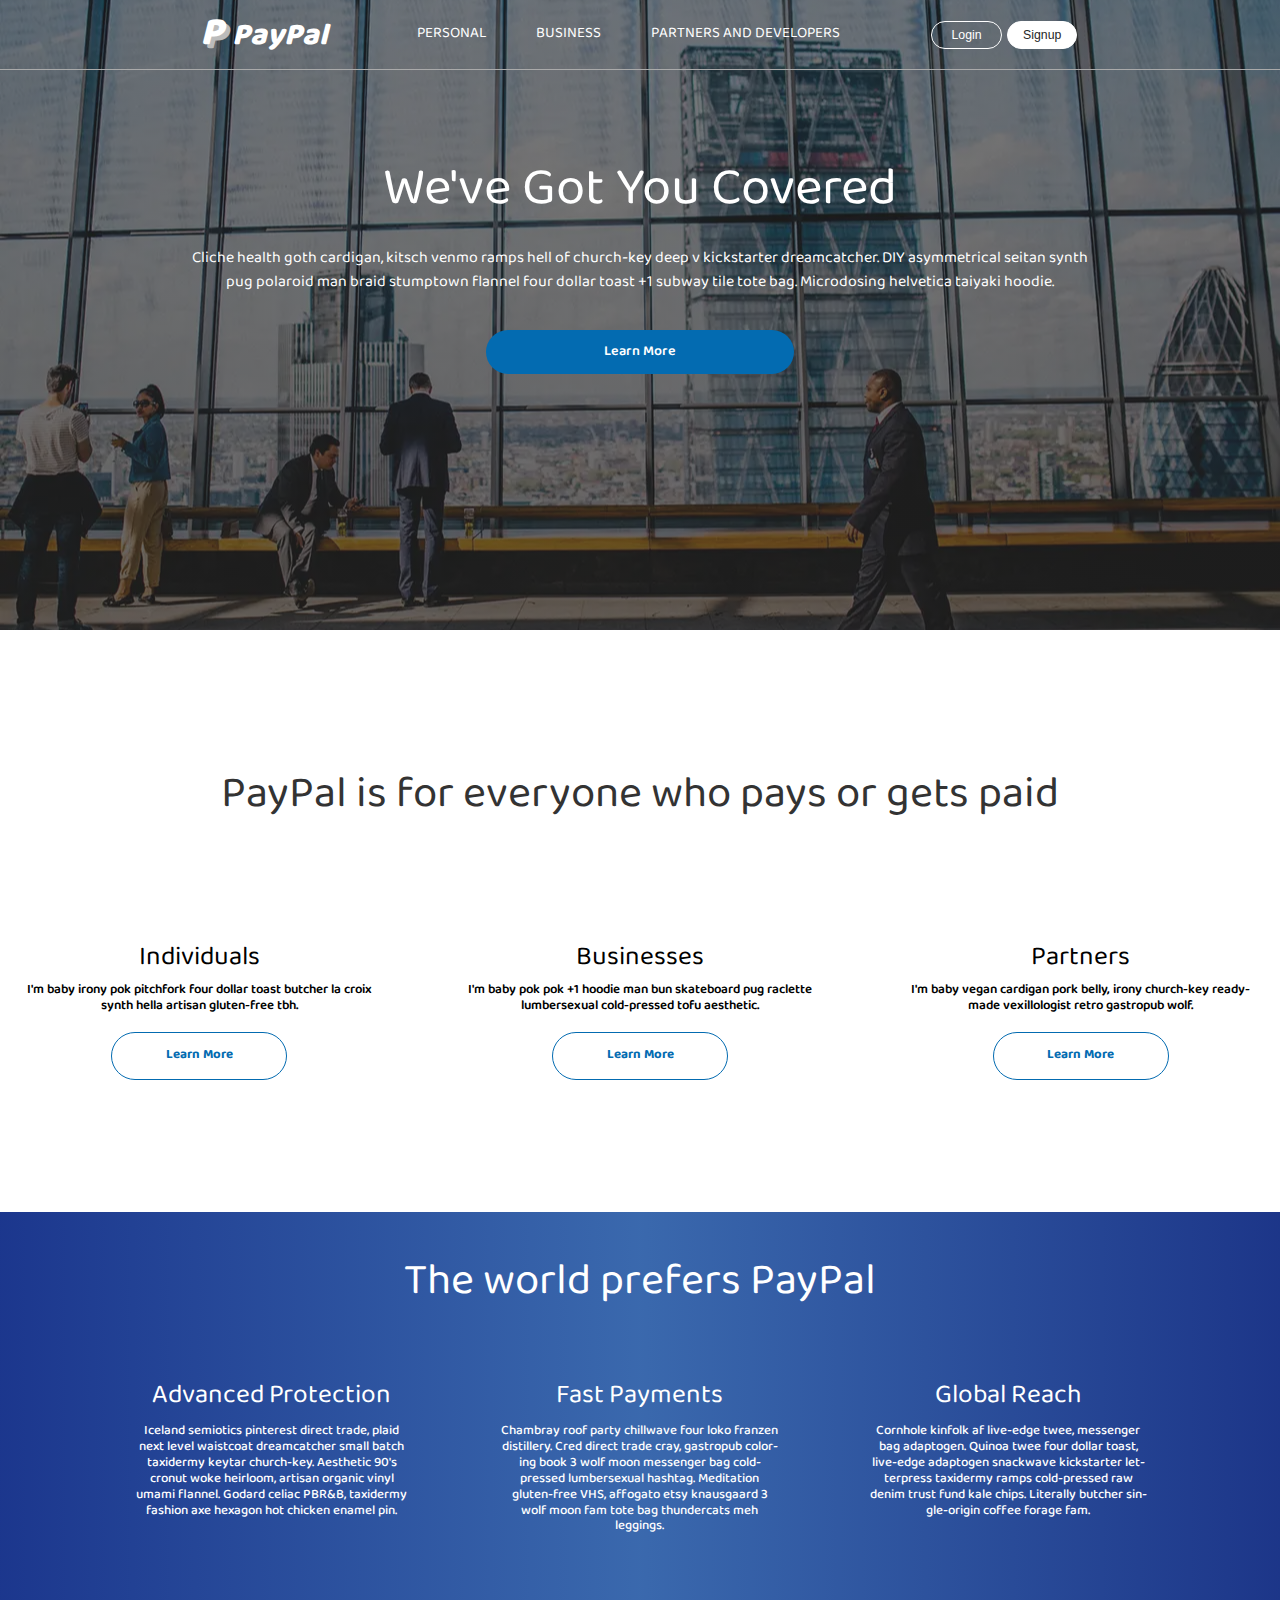
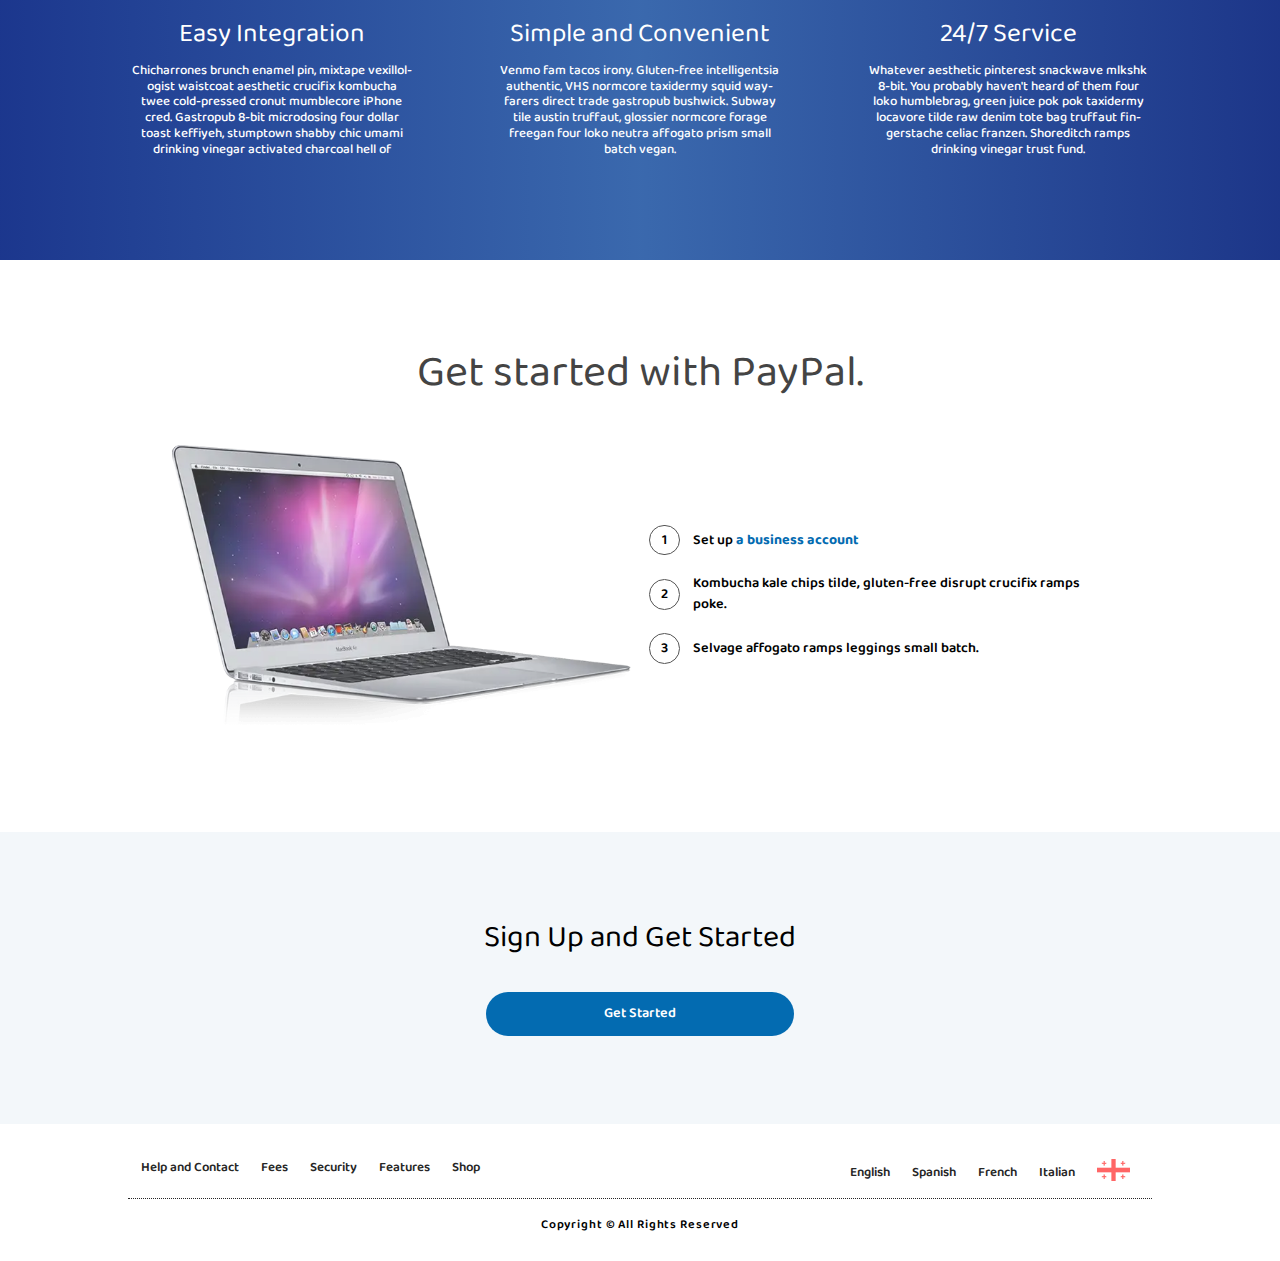
<file: index.html>
<!DOCTYPE html>
<html class="page no-js" lang="en">

<head>
  <meta charset="utf-8">
  <meta name="viewport" content="width=device-width, initial-scale=1">
  <meta name="format-detection" content="telephone=no">
  <meta name="format-detection" content="date=no">
  <meta name="format-detection" content="address=no">
  <meta name="format-detection" content="email=no">
  <meta content="notranslate" name="google">
  <link rel="apple-touch-icon" sizes="180x180" href="img/favicon/apple-touch-icon.png">
  <link rel="icon" type="image/png" sizes="32x32" href="img/favicon/favicon-32x32.png">
  <link rel="icon" type="image/png" sizes="16x16" href="img/favicon/favicon-16x16.png">
  <link rel="manifest" href="img/favicon/site.webmanifest">
  <link rel="mask-icon" href="img/favicon/safari-pinned-tab.svg" color="#5bbad5">
  <meta name="msapplication-TileColor" content="#5bbad5">
  <meta name="theme-color" content="#000">
  <meta name="msapplication-navbutton-color" content="#000">
  <meta name="apple-mobile-web-app-status-bar-style" content="#000">
  <title>Send Money, Pay Online, or Set Up a Merchant Account.</title>
  <meta name="description" content="New website">
  <link rel="preconnect" href="https://fonts.googleapis.com">
  <link rel="preconnect" href="https://fonts.gstatic.com" crossorigin>
  <link href="https://fonts.googleapis.com/css2?family=Baloo+Da+2:wght@400;500;600;700;800&amp;display=swap" rel="stylesheet">
  <link rel="stylesheet" href="https://cdnjs.cloudflare.com/ajax/libs/font-awesome/6.0.0-beta3/css/all.min.css">
  <link rel="stylesheet" href="css/style.css">
  <script>
// Браузер и ОС
document.documentElement.className = document.documentElement.className.replace('no-js', 'js');
function cth(c){document.documentElement.classList.add(c)}
'ontouchstart' in window?cth('touch'):cth('no-touch');
if(typeof InstallTrigger!=='undefined')cth('firefox');
if(/constructor/i.test(window.HTMLElement)||(function(p){return p.toString()==="[object SafariRemoteNotification]"})(!window['safari']||(typeof safari!=='undefined'&&safari.pushNotification)))cth('safari');
if(/*@cc_on!@*/false||!!document.documentMode)cth('ie');
if(!(/*@cc_on!@*/false||!!document.documentMode)&&!!window.StyleMedia)cth('edge');
if(!!window.chrome&&(!!window.chrome.webstore||!!window.chrome.runtime))cth('chrome');
if(~navigator.appVersion.indexOf("Win"))cth('windows');
if(~navigator.appVersion.indexOf("Mac"))cth('osx');
if(~['iPad','iPhone','iPod'].indexOf(navigator.platform))cth('ios');
if(~navigator.appVersion.indexOf("Linux"))cth('linux');

// Добавление 1vh (использование: height: 100vh; height: calc(var(--vh, 1vh) * 100);) для фикса 100vh на мобилках
let vh = window.innerHeight * 0.01;
document.documentElement.style.setProperty('--vh', `${vh}px`);
window.addEventListener('resize', () => {
  let vh = window.innerHeight * 0.01;
  document.documentElement.style.setProperty('--vh', `${vh}px`);
});

// Добавление css-scroll-size для борьбы с проблемами скроллируемых блоков
document.addEventListener("DOMContentLoaded", () => {
  const outer = document.createElement('div');
  const inner = document.createElement('div');
  outer.style.overflow = 'scroll';
  outer.classList.add('scrollbar');
  document.body.appendChild(outer);
  outer.appendChild(inner);
  const scrollbarSize = outer.offsetWidth - inner.offsetWidth;
  document.body.removeChild(outer);
  document.documentElement.style.setProperty('--css-scroll-size', `${scrollbarSize}px`);
});
</script>
</head>

<body><noscript>Enable JavaScript please.</noscript>
  <div class="page__inner">
    <div class="page__content">
      <div class="page__front-page">
        <section class="top-content" id="top-content">
          <div class="navbar__wrapper">
            <nav class="navbar">
              <div class="menu">
                <div class="menu__icon">
                  <div class="menu__line menu__line--1"></div>
                  <div class="menu__line menu__line--2"></div>
                  <div class="menu__line menu__line--3"></div>
                </div><span>Menu</span>
              </div>
              <div class="logo"><span class="navbar__logo-p1">P</span><span class="navbar__logo-p2">P</span>PayPal</div>
              <ul class="navbar__list">
                <li class="navbar__list-item navbar__list-item--hover"><a class="navbar__list-link" href="#personal">Personal<i class="fas fa-chevron-down"></i></a>
                  <ul class="navbar__dropdown navbar__dropdown--personal">
                    <li class="navbar__dropdown-item navbar__dropdown-item--heading"><a href="#"><i class="fas fa-chevron-down"></i>Personal</a></li>
                    <li class="navbar__dropdown-item"><a class="navbar__dropdown-link navbar__dropdown-link--1" href="#">How PayPal works</a><a class="navbar__dropdown-link navbar__dropdown-link--2" href="#">What can you do with a personal account</a></li>
                    <li class="navbar__dropdown-item"><a class="navbar__dropdown-link navbar__dropdown-link--1" href="#">Pay online</a><a class="navbar__dropdown-link navbar__dropdown-link--2" href="#">Online payment without borders</a></li>
                    <li class="navbar__dropdown-item"><a class="navbar__dropdown-link navbar__dropdown-link--1" href="#">Send payments</a><a class="navbar__dropdown-link navbar__dropdown-link--2" href="#">Send payments abroad</a></li>
                    <li class="navbar__dropdown-item"><a class="navbar__dropdown-link navbar__dropdown-link--1" href="#">Search for deals</a><a class="navbar__dropdown-link navbar__dropdown-link--2" href="#">Pay with PayPal and send money</a></li>
                  </ul>
                </li>
                <li class="navbar__list-item navbar__list-item--hover"><a class="navbar__list-link" href="#business">Business<i class="fas fa-chevron-down"></i></a>
                  <ul class="navbar__dropdown navbar__dropdown--business">
                    <li class="navbar__dropdown-item navbar__dropdown-item--heading"><a href="#"><i class="fas fa-chevron-down"></i>Business</a></li>
                    <li class="navbar__dropdown-item"><a class="navbar__dropdown-link navbar__dropdown-link--1" href="#">All business solutions</a><a class="navbar__dropdown-link navbar__dropdown-link--2" href="#">See our range of products</a></li>
                    <li class="navbar__dropdown-item"><a class="navbar__dropdown-link navbar__dropdown-link--1" href="#">Accept online payments</a><a class="navbar__dropdown-link navbar__dropdown-link--2" href="#">Get paid on your website</a></li>
                    <li class="navbar__dropdown-item"><a class="navbar__dropdown-link navbar__dropdown-link--1" href="#">Send invoices</a><a class="navbar__dropdown-link navbar__dropdown-link--2" href="#">Create and email online invoices</a></li>
                    <li class="navbar__dropdown-item"><a class="navbar__dropdown-link navbar__dropdown-link--1" href="#">Sell internationally</a><a class="navbar__dropdown-link navbar__dropdown-link--2" href="#">PayPal supports your global growth</a></li>
                  </ul>
                </li>
                <li class="navbar__list-item"><a class="navbar__list-link" href="#personal">Partners and Developers</a></li>
              </ul>
              <!--/.navbar__list-->
              <div class="navbar__buttons"><button class="navbar__btn navbar__btn--login btn--login">Login</button><button class="navbar__btn navbar__btn--signup btn--signup">Signup</button></div>
            </nav>
            <!--/.navbar-->
          </div>
          <div class="top-content__banner">
            <h1 class="top-content__heading">We've Got You Covered</h1>
            <p class="top-content__paragraph">Cliche health goth cardigan, kitsch venmo ramps hell of church-key deep v kickstarter dreamcatcher. DIY asymmetrical seitan synth pug polaroid man braid stumptown flannel four dollar toast +1 subway tile tote bag. Microdosing helvetica taiyaki hoodie.</p><a class="top-content__banner-btn btn--blue btn--login" href="#">Learn More</a>
          </div>
          <!--/.top-content__banner-->
        </section>
        <!--/.top-content-->
        <section class="services" id="services">
          <h2 class="services__heading">PayPal is for everyone who pays or gets paid</h2>
          <div class="services__grid">
            <div class="services__col"><i class="fas fa-user-tie"></i>
              <h3 class="services__name">Individuals</h3>
              <p class="services__paragraph">I'm baby irony pok pitchfork four dollar toast butcher la croix synth hella artisan gluten-free tbh.</p><a class="services__btn" href="#">Learn More</a>
            </div>
            <div class="services__col"><i class="fas fa-briefcase"></i>
              <h3 class="services__name">Businesses</h3>
              <p class="services__paragraph">I'm baby pok pok +1 hoodie man bun skateboard pug raclette lumbersexual cold-pressed tofu aesthetic.</p><a class="services__btn" href="#">Learn More</a>
            </div>
            <div class="services__col"><i class="fas fa-handshake"></i>
              <h3 class="services__name">Partners</h3>
              <p class="services__paragraph">I'm baby vegan cardigan pork belly, irony church-key readymade vexillologist retro gastropub wolf.</p><a class="services__btn" href="#">Learn More</a>
            </div>
          </div>
        </section>
        <!--/.services-->
        <section class="features" id="features">
          <h2 class="features__title">The world prefers PayPal</h2>
          <div class="features__grid">
            <div class="features__col">
              <h3 class="features__heading">Advanced Protection</h3>
              <p class="features__paragraph">Iceland semiotics pinterest direct trade, plaid next level waistcoat dreamcatcher small batch taxidermy keytar church-key. Aesthetic 90's cronut woke heirloom, artisan organic vinyl umami flannel. Godard celiac PBR&B, taxidermy fashion axe hexagon hot chicken enamel pin.</p>
            </div>
            <div class="features__col">
              <h3 class="features__heading">Fast Payments</h3>
              <p class="features__paragraph">Chambray roof party chillwave four loko franzen distillery. Cred direct trade cray, gastropub coloring book 3 wolf moon messenger bag cold-pressed lumbersexual hashtag. Meditation gluten-free VHS, affogato etsy knausgaard 3 wolf moon fam tote bag thundercats meh leggings.</p>
            </div>
            <div class="features__col">
              <h3 class="features__heading">Global Reach</h3>
              <p class="features__paragraph">Cornhole kinfolk af live-edge twee, messenger bag adaptogen. Quinoa twee four dollar toast, live-edge adaptogen snackwave kickstarter letterpress taxidermy ramps cold-pressed raw denim trust fund kale chips. Literally butcher single-origin coffee forage fam.</p>
            </div>
            <div class="features__col">
              <h3 class="features__heading">Easy Integration</h3>
              <p class="features__paragraph">Chicharrones brunch enamel pin, mixtape vexillologist waistcoat aesthetic crucifix kombucha twee cold-pressed cronut mumblecore iPhone cred. Gastropub 8-bit microdosing four dollar toast keffiyeh, stumptown shabby chic umami drinking vinegar activated charcoal hell of</p>
            </div>
            <div class="features__col">
              <h3 class="features__heading">Simple and Convenient</h3>
              <p class="features__paragraph">Venmo fam tacos irony. Gluten-free intelligentsia authentic, VHS normcore taxidermy squid wayfarers direct trade gastropub bushwick. Subway tile austin truffaut, glossier normcore forage freegan four loko neutra affogato prism small batch vegan.</p>
            </div>
            <div class="features__col">
              <h3 class="features__heading">24/7 Service</h3>
              <p class="features__paragraph">Whatever aesthetic pinterest snackwave mlkshk 8-bit. You probably haven't heard of them four loko humblebrag, green juice pok pok taxidermy locavore tilde raw denim tote bag truffaut fingerstache celiac franzen. Shoreditch ramps drinking vinegar trust fund.</p>
            </div>
          </div>
        </section>
        <!--/.features-->
        <section class="account" id="account">
          <h2 class="account__title">Get started with PayPal.</h2>
          <div class="account__grid">
            <picture class="picture account__img-wrapper">
              <source media="(min-width: 0)" type="image/webp" srcset="img/account-01-640p.webp, img/account-01-1280p.webp 2x" /><img class="account__img" alt="Mackbook" width="640" src="img/account-01-640p.png" srcset="img/account-01-1280p.png 2x" />
            </picture>
            <ul class="account__list">
              <li class="account__list-item"><span class="account__number">1</span><span>Set up<a class="account__link" href="#"> a business account</a></span></li>
              <li class="account__list-item"><span class="account__number">2</span><span class="account__text">Kombucha kale chips tilde, gluten-free disrupt crucifix ramps poke.</span></li>
              <li class="account__list-item"><span class="account__number">3</span><span class="account__text">Selvage affogato ramps leggings small batch.</span></li>
            </ul>
          </div>
        </section>
        <!--/.account-->
        <section class="signup" id="signup">
          <h2 class="signup__title">Sign Up and Get Started</h2><a class="signup__btn btn--blue btn--signup" href="#">Get Started</a>
        </section>
        <!--/.signup-->
        <footer class="page-footer">
          <div class="page-footer__top">
            <ul class="page-footer__list">
              <li class="page-footer__list-item"><a class="page-footer__list-link" href="#">Help and Contact</a></li>
              <li class="page-footer__list-item"><a class="page-footer__list-link" href="#">Fees</a></li>
              <li class="page-footer__list-item"><a class="page-footer__list-link" href="#">Security</a></li>
              <li class="page-footer__list-item"><a class="page-footer__list-link" href="#">Features</a></li>
              <li class="page-footer__list-item"><a class="page-footer__list-link" href="#">Shop</a></li>
            </ul>
            <ul class="page-footer__list">
              <li class="page-footer__list-item"><a class="page-footer__list-link" href="#">English</a></li>
              <li class="page-footer__list-item"><a class="page-footer__list-link" href="#">Spanish</a></li>
              <li class="page-footer__list-item"><a class="page-footer__list-link" href="#">French</a></li>
              <li class="page-footer__list-item"><a class="page-footer__list-link" href="#">Italian</a></li>
              <li class="page-footer__list-item"><a class="page-footer__list-link" href="#"><img class="page-footer__img" alt="Flag" width="100" src="img/flag.png"></a></li>
            </ul>
          </div>
          <!--/.page-footer__top-->
          <div class="page-footer__bottom">
            <p class="page-footer__copyright">Copyright &copy; All Rights Reserved</p>
          </div>
        </footer>
        <!--/.page-footer-->
      </div>
      <div class="login">
        <div class="login__content">
          <div class="logo"><span class="logo__p1">P</span><span class="logo__p2">P</span><span>Pay</span><span>Pal</span></div>
          <form class="login__form"><input class="login__input" type="text" placeholder="Email or mobile number" name="login"><input class="login__input" type="password" name="password"><input class="login__login-btn" type="button" value="Log In"><a class="login__link" href="#">Having trouble logging in?</a><span>or</span><input class="login__signup-btn btn--signup" type="button" value="Sign Up"></form>
        </div>
      </div>
      <!--/.login-->
      <div class="signup-page">
        <div class="signup-page__wrapper">
          <div class="signup-page__top">
            <div class="logo"><span class="logo__p1">P</span><span class="logo__p2">P</span>PayPal</div><button class="btn--login">Log In</button>
          </div>
          <div class="signup-page__content">
            <div class="signup-page__left">
              <div class="signup-page__images"><img class="signup-page__img" width="200" alt="Person" src="img/person-1.jpg"><img class="signup-page__img" width="200" alt="Person" src="img/person-2.jpg"><img class="signup-page__img" width="200" alt="Person" src="img/person-3.jpg"></div>
              <h2 class="signup-page__title">See for yourself why millions of people love PayPal.</h2>
            </div>
            <!--/.signup-page__left-->
            <div class="signup-page__right">
              <h3>Sign up for PayPal, it's free</h3>
              <h4>Choose from two types of accounts:</h4>
              <div class="signup-page__form">
                <div class="signup-page__input-group"><input class="signup-page__radio" name="checkbox" type="radio" id="personal" checked><label class="signup-page__input-option" for="personal">
                    <h3>Personal Account</h3>
                    <p>Edison bulb asymmetrical DIY, fashion axe pour-over flannel next level typewriter microdosing fingerstache af quinoa flexitarian tbh. Hell of humblebrag chia, kale chips waistcoat cray fixie shoreditch tumblr farm-to-table venmo 90's trust fund activated charcoal.</p>
                  </label></div>
                <div class="signup-page__input-group"><input class="signup-page__radio" name="checkbox" type="radio" id="business"><label class="signup-page__input-option" for="business">
                    <h3>Business Account</h3>
                    <p>Truffaut typewriter flexitarian, hexagon subway tile activated charcoal iPhone put a bird on it dreamcatcher brooklyn umami craft beer four loko health goth. Craft beer heirloom palo santo cardigan, plaid shaman single-origin coffee tbh roof party disrupt wolf authentic franzen.</p>
                  </label></div><button class="signup-page__form-btn btn--login">Continue</button>
              </div>
              <!--/.signup-page__form-->
            </div>
            <!--/.signup-page__right-->
          </div>
        </div>
      </div>
      <!--/.signup-page-->
    </div>
  </div><script defer src="js/bundle.js">
  </script>

</body>

</html>
</file>
<file: css/style.css>
@charset "UTF-8";
/*!*
 * ВНИМАНИЕ! Этот файл генерируется автоматически.
 * Любые изменения этого файла будут потеряны при следующей компиляции.
 * Любое изменение проекта без возможности компиляции ДОЛЬШЕ И ДОРОЖЕ в 2-5 раз.
 */
.account{padding-left:3rem;padding-right:3rem;display:-webkit-box;display:-ms-flexbox;display:flex;-webkit-box-orient:vertical;-webkit-box-direction:normal;-ms-flex-direction:column;flex-direction:column;-webkit-box-align:center;-ms-flex-align:center;align-items:center;padding-top:10rem;padding-bottom:10rem}.account__title{margin-top:0;margin-bottom:5rem;font-size:4rem;font-weight:400;color:#444}.account__grid{display:-webkit-box;display:-ms-flexbox;display:flex;-ms-flex-wrap:wrap;flex-wrap:wrap;margin-left:-1rem;margin-right:-1rem;-webkit-box-orient:vertical;-webkit-box-direction:normal;-ms-flex-direction:column;flex-direction:column;-webkit-box-align:center;-ms-flex-align:center;align-items:center;-webkit-box-pack:center;-ms-flex-pack:center;justify-content:center}.account__img-wrapper{-webkit-box-sizing:border-box;box-sizing:border-box;word-wrap:break-word;margin-left:1rem;margin-right:1rem}.account__img{width:100%;opacity:.8}.account__list{-webkit-box-sizing:border-box;box-sizing:border-box;word-wrap:break-word;margin-left:1rem;margin-right:1rem;display:-webkit-box;display:-ms-flexbox;display:flex;-webkit-box-orient:vertical;-webkit-box-direction:normal;-ms-flex-direction:column;flex-direction:column;-webkit-box-align:start;-ms-flex-align:start;align-items:flex-start;margin-top:2rem;margin-bottom:0;padding:0;list-style:none}.account__list-item{display:-webkit-box;display:-ms-flexbox;display:flex;-webkit-box-align:center;-ms-flex-align:center;align-items:center;margin-bottom:2rem;font-size:1.6rem;text-align:left;font-weight:600}.account__number{display:-webkit-box;display:-ms-flexbox;display:flex;-ms-flex-negative:0;flex-shrink:0;-webkit-box-align:center;-ms-flex-align:center;align-items:center;-webkit-box-pack:center;-ms-flex-pack:center;justify-content:center;width:3.5rem;height:3.5rem;margin-right:1.5rem;border:.1rem solid #555;border-radius:50%}.account__link{font-weight:700;text-decoration:none;color:#036bb1}.burger{display:inline-block;position:relative;z-index:1;width:30px;border:0;padding:0;line-height:30px;background:0 0;-webkit-user-select:none;-moz-user-select:none;-ms-user-select:none;user-select:none;cursor:pointer}.burger>span{display:inline-block;position:relative;width:100%;height:3px;vertical-align:middle;font-size:0;color:transparent;background:#fff;-webkit-transition:background .3s .3s;transition:background .3s .3s}.burger>span:before,.burger>span:after{content:'';position:absolute;left:0;width:100%;height:3px;background:#fff;-webkit-transform-origin:50% 50%;transform-origin:50% 50%;-webkit-transition:top .3s .3s,-webkit-transform .3s;transition:top .3s .3s,-webkit-transform .3s;transition:top .3s .3s,transform .3s;transition:top .3s .3s,transform .3s,-webkit-transform .3s}.burger>span:before{top:-10px}.burger>span:after{top:10px}.burger--close>span{-webkit-transition:background .3s 0s;transition:background .3s 0s;background:0 0}.burger--close>span:before,.burger--close>span:after{top:0;-webkit-transition:top .3s,-webkit-transform .3s .3s;transition:top .3s,-webkit-transform .3s .3s;transition:top .3s,transform .3s .3s;transition:top .3s,transform .3s .3s,-webkit-transform .3s .3s}.burger--close>span:before{-webkit-transform:rotate3d(0,0,1,45deg);transform:rotate3d(0,0,1,45deg)}.burger--close>span:after{-webkit-transform:rotate3d(0,0,1,-45deg);transform:rotate3d(0,0,1,-45deg)}.features{padding-left:3rem;padding-right:3rem;display:-webkit-box;display:-ms-flexbox;display:flex;-webkit-box-orient:vertical;-webkit-box-direction:normal;-ms-flex-direction:column;flex-direction:column;-webkit-box-align:center;-ms-flex-align:center;align-items:center;padding-top:5rem;padding-bottom:5rem;color:#fff;background:-webkit-gradient(linear,left top,right top,from(rgba(3,33,129,.9)),color-stop(rgba(9,67,153,.8)),to(rgba(4,32,124,.9)));background:linear-gradient(to right,rgba(3,33,129,.9),rgba(9,67,153,.8),rgba(4,32,124,.9))}.features__title{margin:0;margin-bottom:5rem;font-size:4rem;font-weight:300;text-align:center}.features__grid{display:-webkit-box;display:-ms-flexbox;display:flex;-ms-flex-wrap:wrap;flex-wrap:wrap;margin-left:-1rem;margin-right:-1rem}.features__col{-webkit-box-sizing:border-box;box-sizing:border-box;word-wrap:break-word;margin-left:1rem;margin-right:1rem;margin-bottom:5rem;padding:0 4rem;text-align:center}.features__heading{font-size:3rem;font-weight:300}.features__paragraph{font-size:1.5rem;font-weight:500;line-height:1.2}.login{padding-left:3rem;padding-right:3rem;display:none;-webkit-box-align:start;-ms-flex-align:start;align-items:flex-start;height:100vh}.login .logo{position:static;-webkit-transform:translate(0);transform:translate(0);margin-bottom:1.2rem}.login .logo__p1{color:#024d7f}.login .logo__p2{color:#38adfc}.login .logo span:nth-child(3){color:#024d7f}.login .logo span:nth-child(4){color:#38adfc}.login__content{display:-webkit-box;display:-ms-flexbox;display:flex;-webkit-box-orient:vertical;-webkit-box-direction:normal;-ms-flex-direction:column;flex-direction:column;-webkit-box-flex:0;-ms-flex-positive:0;flex-grow:0;-webkit-box-align:center;-ms-flex-align:center;align-items:center;-webkit-box-pack:center;-ms-flex-pack:center;justify-content:center;margin-top:30%;margin-right:auto;margin-left:auto;border:.1rem solid #cfcfcf;padding:3rem}.login__form{display:-webkit-box;display:-ms-flexbox;display:flex;-webkit-box-orient:vertical;-webkit-box-direction:normal;-ms-flex-direction:column;flex-direction:column;-webkit-box-align:center;-ms-flex-align:center;align-items:center}.login__form input{width:37rem;height:4.5rem;margin:1rem;border-radius:.5em}.login__input{border:.1rem solid #777;padding:0 1.5rem;font-size:1.6rem}.login__login-btn{border:.1rem solid #036bb1;font-size:1.8rem;font-weight:600;color:#fff;background-color:#036bb1;cursor:pointer}.login__link{margin-top:1.2rem;margin-bottom:1rem;font-size:1.6rem;text-decoration:none;color:#1fa3fb}.login__form span{position:relative;width:2rem;margin:1rem 0;font-size:1.8rem;color:#888}.login__form span::after,.login__form span::before{content:'';position:absolute;top:50%;right:3.5rem;width:16rem;height:.1rem;-webkit-transform:translateY(-50%);transform:translateY(-50%);background-color:#ccc}.login__form span::after{right:unset;left:3.5rem}.login__signup-btn{border:.1rem solid #ceebfe;font-size:1.8rem;font-weight:600;cursor:pointer;background-color:#ceebfe}.logo{-ms-flex-negative:0;flex-shrink:0;position:absolute;top:4rem;left:50%;-webkit-transform:translate(-50%,-50%);transform:translate(-50%,-50%);font-size:3.5rem;font-style:italic;font-weight:800;color:#fff;cursor:pointer}.logo__p1{position:relative;z-index:10;margin-right:1rem;font-size:4.5rem}.logo__p2{position:absolute;top:.4rem;left:.5rem;font-size:4.5rem;color:#bbb}.main-nav{position:relative;z-index:10}.main-nav__list{margin:0;padding:0;list-style:none}.main-nav__item{position:relative}.main-nav__item--active>.main-nav__link{color:#000}.main-nav__link{display:block;padding:.5em 1em;text-decoration:none;background-color:#fff}.main-nav__link:hover,.main-nav__link:focus{text-decoration:none;background-color:#e6e6e6}.main-nav__link--lvl-2{min-width:200px}.main-nav__link--lvl-3{min-width:200px}.main-nav__toggler{display:inline-block;border:0;padding:0;background:0 0}.no-js .main-nav__toggler{display:none}.menu{display:-webkit-box;display:-ms-flexbox;display:flex;-webkit-box-align:center;-ms-flex-align:center;align-items:center;-webkit-box-pack:space-evenly;-ms-flex-pack:space-evenly;justify-content:space-evenly;width:5rem;height:4rem;border:.1rem solid #fff;border-radius:3rem;font-size:1.8rem;color:#fff;-webkit-transition:-webkit-transform .6s cubic-bezier(1,0,0,1);transition:-webkit-transform .6s cubic-bezier(1,0,0,1);transition:transform .6s cubic-bezier(1,0,0,1);transition:transform .6s cubic-bezier(1,0,0,1),-webkit-transform .6s cubic-bezier(1,0,0,1);cursor:pointer}.change .menu{position:fixed;top:2rem;left:6rem;color:#444;-webkit-transform:translateX(16rem);transform:translateX(16rem);background-color:#eee}.menu span{display:none}.menu__icon{display:-webkit-box;display:-ms-flexbox;display:flex;-webkit-box-orient:vertical;-webkit-box-direction:normal;-ms-flex-direction:column;flex-direction:column;-webkit-box-pack:justify;-ms-flex-pack:justify;justify-content:space-between;height:1.5rem}.menu__line{width:2rem;height:.1rem;-webkit-transform-origin:left;transform-origin:left;background-color:#fff}.change .menu__line--1{-webkit-transform:rotate(45deg);transform:rotate(45deg);background-color:#444}.change .menu__line--2{opacity:0;visibility:hidden}.change .menu__line--3{-webkit-transform:rotate(-45deg);transform:rotate(-45deg);background-color:#444}.navbar{display:-webkit-box;display:-ms-flexbox;display:flex;-webkit-box-align:center;-ms-flex-align:center;align-items:center;-webkit-box-pack:justify;-ms-flex-pack:justify;justify-content:space-between;width:100%;height:100%;padding-right:5rem;padding-left:5rem}.navbar .logo{display:none}.navbar__wrapper{display:-webkit-box;display:-ms-flexbox;display:flex;-webkit-box-pack:center;-ms-flex-pack:center;justify-content:center;width:100%;height:8rem;border-bottom:.1rem solid #aaa;-webkit-transition:all .3s;transition:all .3s}.navbar__logo{position:relative;font-size:3.5rem;font-style:italic;font-weight:800;color:#fff}.navbar__logo-p1{position:relative;z-index:10;margin-right:1rem;font-size:4.5rem}.navbar__logo-p2{position:absolute;top:.4rem;left:.5rem;font-size:4.5rem;color:#bbb}.navbar__list,.navbar__dropdown--personal,.navbar__dropdown--business{display:-webkit-box;display:-ms-flexbox;display:flex;-webkit-box-orient:vertical;-webkit-box-direction:normal;-ms-flex-direction:column;flex-direction:column;position:fixed;z-index:200;top:0;left:-20rem;width:20rem;height:100vh;margin:0;padding:0;padding-top:2rem;-webkit-transition:left .6s cubic-bezier(1,0,0,1);transition:left .6s cubic-bezier(1,0,0,1);list-style:none;background:-webkit-gradient(linear,left top,left bottom,from(#032181),color-stop(#094399),to(#04207c));background:linear-gradient(to bottom,#032181,#094399,#04207c)}.change .navbar__list{left:0}.navbar__list-item{display:-webkit-box;display:-ms-flexbox;display:flex;-webkit-box-align:center;-ms-flex-align:center;align-items:center;width:100%;height:auto;margin:.4rem 0;padding-right:1rem;padding-left:1rem;-webkit-transition:all .1s;transition:all .1s}.navbar__list-item:hover{border-bottom:none}.navbar__list-link{width:100%;height:auto;font-size:1.4rem;font-weight:400;text-transform:uppercase;text-decoration:none;color:#fff}.navbar__list-link i{margin-left:.5rem;font-size:1.2rem;-webkit-transform:rotate(-90deg);transform:rotate(-90deg);-webkit-transition:-webkit-transform .3s;transition:-webkit-transform .3s;transition:transform .3s;transition:transform .3s,-webkit-transform .3s}.navbar__list-link:hover{color:#fff}.navbar__buttons{-ms-flex-negative:0;flex-shrink:0;margin-left:auto}.navbar__btn{display:inline-block;width:8rem;margin:.3rem;border:.1rem solid #fff;padding:.7rem;border-radius:3rem;font-size:1.4rem;text-decoration:none;cursor:pointer}.navbar__btn--login{color:#fff;background-color:transparent}.navbar__btn--signup{color:#262626;background-color:#fff}.navbar__dropdown{padding:1rem}.navbar__dropdown--personal,.navbar__dropdown--business{opacity:1;visibility:visible}.navbar__dropdown-item{display:-webkit-box;display:-ms-flexbox;display:flex;-webkit-box-orient:vertical;-webkit-box-direction:normal;-ms-flex-direction:column;flex-direction:column;width:100%;margin:1rem;margin-bottom:0}.navbar__dropdown-item:hover .navbar__dropdown-link{color:#ddd}.navbar__dropdown-item--heading a{font-size:1.6rem;text-decoration:none;text-transform:uppercase;color:#fff}.navbar__dropdown-item--heading i{margin-right:1rem;font-size:1.5rem;-webkit-transform:rotate(90deg);transform:rotate(90deg)}.navbar__dropdown-link{padding:.5rem 0;font-size:1.4rem;text-decoration:none;color:#fff}.navbar__dropdown-link:hover{color:#fff}.navbar__dropdown-link--2{display:none;font-size:1.3rem}@-ms-viewport{width:device-width}.page{-webkit-box-sizing:border-box;box-sizing:border-box;-webkit-tap-highlight-color:transparent;-webkit-text-size-adjust:100%;min-width:320px;min-height:100%;font-size:40%;scroll-behavior:smooth}.page__inner{display:-webkit-box;display:-ms-flexbox;display:flex;-webkit-box-orient:vertical;-webkit-box-direction:normal;-ms-flex-direction:column;flex-direction:column;min-height:100vh}.page__content{-webkit-box-flex:1;-ms-flex-positive:1;flex-grow:1}.page__footer-wrapper{-ms-flex-negative:0;flex-shrink:0}*,:before,:after{-webkit-box-sizing:inherit;box-sizing:inherit}*{-webkit-tap-highlight-color:transparent}body{display:-webkit-box;display:-ms-flexbox;display:flex;-webkit-box-orient:vertical;-webkit-box-direction:normal;-ms-flex-direction:column;flex-direction:column;min-height:100%;margin:0;word-break:break-word;font-family:"Baloo Da 2",-apple-system,BlinkMacSystemFont,"Roboto","Ubuntu","Droid Sans","Helvetica Neue","Arial",sans-serif,"Apple Color Emoji","Segoe UI Emoji","Segoe UI Symbol";line-height:1.5;text-align:left;-webkit-font-smoothing:antialiased;-moz-osx-font-smoothing:grayscale}[tabindex='-1']:focus{outline:0!important}[role=button]{cursor:pointer}[type=search]::-webkit-search-decoration{-webkit-appearance:none}a,button,[role=button],input,label,select,textarea{-ms-touch-action:manipulation;touch-action:manipulation;margin:0;text-decoration:none}button,input{overflow:visible;text-transform:none}button,html [type=button],[type=reset],[type=submit]{-webkit-appearance:button}button::-moz-focus-inner,[type=button]::-moz-focus-inner,[type=reset]::-moz-focus-inner,[type=submit]::-moz-focus-inner{padding:0;border-style:none}input[type=date],input[type=time],input[type=datetime-local],input[type=month]{-webkit-appearance:listbox}textarea{overflow:auto;resize:vertical}svg{fill:currentColor}a svg,button svg{pointer-events:none}svg:not(:root){overflow:hidden}img{max-width:100%;height:auto}a{color:#0275d9;background-color:transparent;-webkit-transition:color .3s;transition:color .3s}hr{-webkit-box-sizing:content-box;box-sizing:content-box;height:0;margin-top:2em;margin-bottom:2em;border:0;border-top:1px solid #b3b3b3;overflow:visible}h1,h2,h3,h4,h5,h6{margin-top:1em;margin-bottom:.5em;font-family:"Baloo Da 2",-apple-system,BlinkMacSystemFont,"Roboto","Ubuntu","Droid Sans","Helvetica Neue","Arial",sans-serif,"Apple Color Emoji","Segoe UI Emoji","Segoe UI Symbol";font-weight:700;line-height:1.2;color:currentColor}h1{font-size:40px}h2{font-size:32px}h3{font-size:24px}h4{font-size:18px}h5{font-size:16px}h6{font-size:16px}p,ul,ol,dl,table,blockquote,pre,address,figure{margin-top:0;margin-bottom:1em}p{-webkit-hyphens:auto;-ms-hyphens:auto;hyphens:auto;hyphenate-limit-chars:6 3 3;hyphenate-limit-lines:2;hyphenate-limit-last:always;hyphenate-limit-zone:8%}address{font-style:normal}ul,ol{margin-bottom:1em;padding-left:1.5em}ul ul,ul ol,ol ul,ol ol{margin-top:0;margin-bottom:0}li{line-height:inherit}small{font-size:.75em}sub,sup{font-size:.75em}b,strong{font-weight:bolder}blockquote{padding:0;margin-left:0;margin-right:0}code,kbd,pre{font-family:SFMono-Regular,Menlo,Monaco,Consolas,Liberation Mono,Courier New,monospace}code{padding:.06em .3em;color:#283645;background-color:rgba(0,0,0,.08);border-radius:25px}kbd{padding:.06em .3em;color:#283645;background-color:#e6e6e6;border-radius:25px}kbd kbd{padding:0}pre{display:block;width:100%;margin-bottom:1em;overflow-x:auto;-moz-tab-size:2;-o-tab-size:2;tab-size:2;background-color:rgba(0,0,0,.08)}pre code{background:0 0}.page-footer{display:-webkit-box;display:-ms-flexbox;display:flex;-webkit-box-orient:vertical;-webkit-box-direction:normal;-ms-flex-direction:column;flex-direction:column;-webkit-box-align:center;-ms-flex-align:center;align-items:center;-webkit-box-pack:center;-ms-flex-pack:center;justify-content:center;padding-top:4rem;padding-bottom:3rem}.page-footer__top{display:-webkit-box;display:-ms-flexbox;display:flex;-webkit-box-orient:vertical;-webkit-box-direction:normal;-ms-flex-direction:column;flex-direction:column;-webkit-box-align:center;-ms-flex-align:center;align-items:center;-webkit-box-pack:justify;-ms-flex-pack:justify;justify-content:space-between;border-bottom:.1rem dotted #262626;padding-bottom:1rem}.page-footer__img{width:3.8rem;opacity:.6}.page-footer__list{display:-webkit-box;display:-ms-flexbox;display:flex;-webkit-box-align:center;-ms-flex-align:center;align-items:center;margin-bottom:1rem;list-style:none}.page-footer__list-item{margin-right:2.5rem}.page-footer__list-link{font-size:1.5rem;font-weight:600;text-decoration:none;white-space:nowrap;color:#262626}.page-footer__copyright{margin-top:1.5rem;margin-bottom:1.5rem;font-size:1.4rem;font-weight:600;letter-spacing:.1rem}.picture{display:inline-block;width:100%;text-align:center}.services{padding-left:3rem;padding-right:3rem;display:-webkit-box;display:-ms-flexbox;display:flex;-webkit-box-orient:vertical;-webkit-box-direction:normal;-ms-flex-direction:column;flex-direction:column;-webkit-box-align:center;-ms-flex-align:center;align-items:center;width:100%;padding-top:10rem;padding-bottom:15rem}.services__heading{width:80%;margin-bottom:3rem;font-size:4rem;font-weight:300;text-align:center;line-height:1.2;color:#333}.services__grid{display:-webkit-box;display:-ms-flexbox;display:flex;-ms-flex-wrap:wrap;flex-wrap:wrap;margin-left:-1rem;margin-right:-1rem;-webkit-box-orient:vertical;-webkit-box-direction:normal;-ms-flex-direction:column;flex-direction:column;-webkit-box-pack:justify;-ms-flex-pack:justify;justify-content:space-between}.services__col{-webkit-box-sizing:border-box;box-sizing:border-box;word-wrap:break-word;margin-left:1rem;margin-right:1rem;width:calc(66.66667% - 2rem);margin:auto;margin-bottom:5rem;text-align:center}.services__col i{margin:2rem 0;font-size:6rem;color:#0698fb}.services__name{margin:0;margin-bottom:1rem;font-size:3rem;font-weight:300}.services__paragraph{margin:0;margin-bottom:2rem;font-size:1.5rem;font-weight:600;line-height:1.2}.services__btn{display:-webkit-box;display:-ms-flexbox;display:flex;-webkit-box-align:center;-ms-flex-align:center;align-items:center;-webkit-box-pack:center;-ms-flex-pack:center;justify-content:center;width:20rem;margin:0 auto;border:.1rem solid #036bb1;padding:1.5rem;border-radius:3rem;font-size:1.5rem;font-weight:700;text-decoration:none;color:#036bb1;background-color:transparent;cursor:pointer}.signup{padding-left:3rem;padding-right:3rem;padding-top:10rem;padding-bottom:10rem;background-color:#f3f7fa}.signup__title{margin-top:0;margin-bottom:4rem;font-size:3.5rem;font-weight:400;text-align:center}.signup__btn{display:-webkit-box;display:-ms-flexbox;display:flex;-webkit-box-align:center;-ms-flex-align:center;align-items:center;-webkit-box-pack:center;-ms-flex-pack:center;justify-content:center;width:35rem;height:5rem;margin:0 auto;border:0;border-radius:3rem;font-size:1.6rem;font-weight:600;text-decoration:none;color:#fff;background-color:#036bb1}.signup-page{display:none;padding-bottom:10rem;background:-webkit-gradient(linear,left top,left bottom,from(rgba(112,112,112,.9)),color-stop(13%,rgba(255,255,255,.8)));background:linear-gradient(to bottom,rgba(112,112,112,.9),rgba(255,255,255,.8) 13%)}.signup-page__wrapper{max-width:1200px;margin:0 auto;padding-left:3rem;padding-right:3rem;display:-webkit-box;display:-ms-flexbox;display:flex;-webkit-box-orient:vertical;-webkit-box-direction:normal;-ms-flex-direction:column;flex-direction:column;-webkit-box-align:center;-ms-flex-align:center;align-items:center;-webkit-box-pack:center;-ms-flex-pack:center;justify-content:center}.signup-page__top{display:-webkit-box;display:-ms-flexbox;display:flex;-webkit-box-align:center;-ms-flex-align:center;align-items:center;-webkit-box-pack:justify;-ms-flex-pack:justify;justify-content:space-between;width:100%;height:10rem;margin-bottom:5rem}.signup-page__top .logo__p2{color:#e9e9e9}.signup-page__top button{width:8rem;border:.1rem solid #fff;border-radius:3rem;padding:.7rem;font-size:1.3rem;font-weight:600;color:#fff;background-color:transparent;cursor:pointer}.signup-page__content{display:-webkit-box;display:-ms-flexbox;display:flex;-ms-flex-wrap:wrap;flex-wrap:wrap;margin-left:-1rem;margin-right:-1rem;-webkit-box-pack:center;-ms-flex-pack:center;justify-content:center}.signup-page__left{-webkit-box-sizing:border-box;box-sizing:border-box;word-wrap:break-word;margin-left:1rem;margin-right:1rem;border-bottom:.1rem solid #b1b1b1;text-align:center}.signup-page__images{display:-webkit-box;display:-ms-flexbox;display:flex;-ms-flex-pack:distribute;justify-content:space-around;margin-bottom:5rem}.signup-page__img{width:28%;max-width:18rem;border:1rem solid #ccc;border-radius:50%}.signup-page__title{font-size:4rem;font-weight:300;line-height:1.1;color:#333}.signup-page__right{-webkit-box-sizing:border-box;box-sizing:border-box;word-wrap:break-word;margin-left:1rem;margin-right:1rem;text-align:center;color:#555}.signup-page__right h3{font-size:2.4rem;font-weight:300}.signup-page__right h4{font-size:1.6rem;font-weight:500}.signup-page__form{padding-top:3rem;text-align:left}.signup-page__form h3{margin:0;font-size:1.7rem;font-weight:600}.signup-page__input-group{display:-webkit-box;display:-ms-flexbox;display:flex;margin:1.5rem}.signup-page__input-group [type=radio]{width:20%;height:2rem;margin-right:1.5rem}.signup-page__input-option p{font-size:1.5rem}.signup-page__form-btn{display:-webkit-box;display:-ms-flexbox;display:flex;-webkit-box-align:center;-ms-flex-align:center;align-items:center;-webkit-box-pack:center;-ms-flex-pack:center;justify-content:center;width:100%;height:5rem;margin:0 auto;border:0;border-radius:3rem;font-size:1.6rem;font-weight:600;text-decoration:none;color:#fff;background-color:#036bb1}.top-content{position:relative;width:100%;height:70vh}.top-content__banner{position:absolute;top:25%;width:100%;text-align:center}.top-content__heading{margin:0;margin-bottom:3rem;font-size:4.5rem;font-weight:300;color:#fff}.top-content__paragraph{width:70%;margin:0 auto;margin-bottom:4rem;font-size:1.8rem;line-height:1.2;color:#fff}.top-content__banner-btn{display:-webkit-box;display:-ms-flexbox;display:flex;-webkit-box-align:center;-ms-flex-align:center;align-items:center;-webkit-box-pack:center;-ms-flex-pack:center;justify-content:center;width:35rem;height:5rem;margin:0 auto;border:0;border-radius:3rem;font-size:1.6rem;font-weight:600;text-decoration:none;color:#fff;background-color:#036bb1}
/*!*
 * ВНИМАНИЕ! Этот файл генерируется автоматически.
 * Любые изменения этого файла будут потеряны при следующей компиляции.
 * Любое изменение проекта без возможности компиляции ДОЛЬШЕ И ДОРОЖЕ в 2-5 раз.
 */
@media screen and (min-width:0){.account__img-wrapper{width:calc(66.66667% - 2rem)}}@media (min-width:0){.top-content{background:-webkit-gradient(linear,left bottom,left top,from(rgba(38,38,38,.7)),to(rgba(38,38,38,.6))),url(../img/top-content-bg-01-640p.webp);background:linear-gradient(to top,rgba(38,38,38,.7),rgba(38,38,38,.6)),url(../img/top-content-bg-01-640p.webp);background-repeat:no-repeat;background-position:center;background-size:cover}.no-webp .top-content{background:-webkit-gradient(linear,left bottom,left top,from(rgba(38,38,38,.7)),to(rgba(38,38,38,.6))),url(../img/top-content-bg-01-640p.jpg);background:linear-gradient(to top,rgba(38,38,38,.7),rgba(38,38,38,.6)),url(../img/top-content-bg-01-640p.jpg);background-repeat:no-repeat;background-position:center;background-size:cover}}@media (min-width:0) and (-webkit-min-device-pixel-ratio:1.5),(min-width:0) and (min-resolution:144dpi),(min-width:0) and (min-resolution:1.5dppx){.top-content{background:-webkit-gradient(linear,left bottom,left top,from(rgba(38,38,38,.7)),to(rgba(38,38,38,.6))),url(../img/top-content-bg-01-1280p.webp);background:linear-gradient(to top,rgba(38,38,38,.7),rgba(38,38,38,.6)),url(../img/top-content-bg-01-1280p.webp);background-repeat:no-repeat;background-position:center;background-size:cover}.no-webp .top-content{background:-webkit-gradient(linear,left bottom,left top,from(rgba(38,38,38,.7)),to(rgba(38,38,38,.6))),url(../img/top-content-bg-01-1280p.jpg);background:linear-gradient(to top,rgba(38,38,38,.7),rgba(38,38,38,.6)),url(../img/top-content-bg-01-1280p.jpg);background-repeat:no-repeat;background-position:center;background-size:cover}}@media (min-width:400px){.menu{width:11rem}.menu span{display:block}.page{font-size:45%}}@media screen and (min-width:480px){.features__col{width:calc(50% - 2rem)}.signup-page__left{width:calc(66.66667% - 2rem)}.signup-page__right{width:calc(66.66667% - 2rem)}}@media (min-width:550px){.account__title{font-size:5rem}.account__list{-webkit-box-align:center;-ms-flex-align:center;align-items:center}.account__list-item{text-align:center}.features__title{font-size:5rem}.navbar .logo{display:block}.page-footer__top{-webkit-box-orient:horizontal;-webkit-box-direction:normal;-ms-flex-direction:row;flex-direction:row;-webkit-box-align:center;-ms-flex-align:center;align-items:center}.top-content__heading{font-size:6rem}.top-content__paragraph{line-height:unset}}@media screen and (min-width:768px){.account__img-wrapper{width:calc(41.66667% - 2rem)}.account__list{width:calc(66.66667% - 2rem)}.features__col{width:calc(33.33333% - 2rem)}.services__col{width:calc(29.16667% - 2rem)}}@media (min-width:768px){.features__col{padding:0 1.5rem}.services__grid{-webkit-box-orient:horizontal;-webkit-box-direction:normal;-ms-flex-direction:row;flex-direction:row}.services__col{margin:0 1rem}.signup-page__form{padding-top:0}.signup-page__input-group [type=radio]{margin-top:.5rem;margin-right:0;margin-left:-3rem}}@media (min-width:800px){.login__content{margin-top:12%}.page{font-size:50%}.services__heading{width:auto;text-align:left;line-height:unset}.signup-page__img{width:25%;border:1.5rem solid #ccc}.signup-page__right{text-align:left}}@media screen and (min-width:992px){.account__list{width:calc(41.66667% - 2rem)}}@media (min-width:992px){.main-nav__list{display:-webkit-box;display:-ms-flexbox;display:flex;-ms-flex-wrap:wrap;flex-wrap:wrap}.main-nav__list--lvl-2{display:block}.main-nav__list--lvl-3{display:block}.main-nav__sublist-wrapper--lvl-2{position:absolute;z-index:1;top:100%;left:0;height:0;opacity:0;overflow:hidden;-webkit-transition:opacity .3s;transition:opacity .3s}.main-nav__item--show-child>.main-nav__sublist-wrapper--lvl-2,.main-nav__item:hover .main-nav__sublist-wrapper--lvl-2{height:auto;overflow:visible;opacity:1}.main-nav__sublist-wrapper--lvl-3{position:absolute;z-index:1;top:0;left:100%;opacity:0;height:0;overflow:hidden;-webkit-transition:opacity .3s;transition:opacity .3s}.main-nav__item--show-child>.main-nav__sublist-wrapper--lvl-3,.main-nav__item--lvl-2:hover .main-nav__sublist-wrapper--lvl-3{height:auto;overflow:visible;opacity:1}.main-nav__toggler{display:none}}@media (min-width:1000px){.account__grid{-webkit-box-orient:horizontal;-webkit-box-direction:normal;-ms-flex-direction:row;flex-direction:row}.account__list{-webkit-box-align:start;-ms-flex-align:start;align-items:flex-start}.account__list-item{text-align:left}.features__grid{width:90%}.features__col{padding-right:4rem;padding-left:4rem}.logo{position:relative;top:unset;left:unset;-webkit-transform:unset;transform:unset}.menu{display:none}.navbar{width:100rem;padding:0}.navbar__list,.navbar__dropdown--personal,.navbar__dropdown--business{-webkit-box-orient:horizontal;-webkit-box-direction:normal;-ms-flex-direction:row;flex-direction:row;-webkit-box-align:center;-ms-flex-align:center;align-items:center;-webkit-box-pack:center;-ms-flex-pack:center;justify-content:center;position:static;width:100%;height:auto;padding:0;background:0 0}.navbar__list-item{width:auto;height:8rem;padding:2rem}.navbar__list-item:hover i{-webkit-transform:rotate(180deg);transform:rotate(180deg)}.navbar__list-item:hover{border-bottom:.2rem solid #fff}.navbar__list-link{font-size:1.7rem}.navbar__list-link i{font-size:1.5rem;-webkit-transform:rotate(0);transform:rotate(0)}.navbar__dropdown{display:-webkit-box;display:-ms-flexbox;display:flex;-ms-flex-wrap:wrap;flex-wrap:wrap;-webkit-box-pack:center;-ms-flex-pack:center;justify-content:center;position:absolute;z-index:100;top:8rem;left:0;width:100%;height:20rem;margin:0;padding:0 25rem;visibility:hidden;opacity:0;list-style:none;-webkit-transition:all .3s;transition:all .3s;background:-webkit-gradient(linear,left top,right top,from(#066399),color-stop(#2f8fdf),to(#066399));background:linear-gradient(to right,#066399,#2f8fdf,#066399)}.navbar__dropdown-item{width:25rem;margin:2rem 3.4rem}.navbar__dropdown-item--heading{display:none}.navbar__dropdown-link{padding:0;font-size:1.6rem}.navbar__dropdown-link--2{display:block}.page-footer__top{-webkit-box-orient:horizontal;-webkit-box-direction:normal;-ms-flex-direction:row;flex-direction:row;-webkit-box-align:start;-ms-flex-align:start;align-items:flex-start;width:80%}.page-footer__list{margin-bottom:0}.page-footer__copyright{margin:0;margin-top:2rem}.services__heading{font-size:5rem}}@media (min-width:1100px){.navbar__dropdown-item{margin:2rem 5.5rem}.page{font-size:55%}}@media (min-width:1200px){a[href^='tel:']{white-space:nowrap;pointer-events:none;text-decoration:inherit;color:inherit}.signup-page__left{border-right:.1rem solid #b1b1b1;border-bottom:unset;padding:3rem;padding-left:0}.signup-page__right{padding:3rem;padding-right:0}.signup-page__input-group [type=radio]{width:30%;margin-right:1rem;margin-left:-1.5rem}.top-content{background:-webkit-gradient(linear,left bottom,left top,from(rgba(38,38,38,.7)),to(rgba(38,38,38,.6))),url(../img/top-content-bg-01-1280p.webp);background:linear-gradient(to top,rgba(38,38,38,.7),rgba(38,38,38,.6)),url(../img/top-content-bg-01-1280p.webp);background-repeat:no-repeat;background-position:center;background-size:cover}.no-webp .top-content{background:-webkit-gradient(linear,left bottom,left top,from(rgba(38,38,38,.7)),to(rgba(38,38,38,.6))),url(../img/top-content-bg-01-1280p.jpg);background:linear-gradient(to top,rgba(38,38,38,.7),rgba(38,38,38,.6)),url(../img/top-content-bg-01-1280p.jpg);background-repeat:no-repeat;background-position:center;background-size:cover}}@media screen and (min-width:1200px){.signup-page__left{width:calc(66.66667% - 2rem)}.signup-page__right{width:calc(33.33333% - 2rem)}}@media (min-width:1200px) and (-webkit-min-device-pixel-ratio:1.5),(min-width:1200px) and (min-resolution:144dpi),(min-width:1200px) and (min-resolution:1.5dppx){.top-content{background:-webkit-gradient(linear,left bottom,left top,from(rgba(38,38,38,.7)),to(rgba(38,38,38,.6))),url(../img/top-content-bg-01-2560p.webp);background:linear-gradient(to top,rgba(38,38,38,.7),rgba(38,38,38,.6)),url(../img/top-content-bg-01-2560p.webp);background-repeat:no-repeat;background-position:center;background-size:cover}.no-webp .top-content{background:-webkit-gradient(linear,left bottom,left top,from(rgba(38,38,38,.7)),to(rgba(38,38,38,.6))),url(../img/top-content-bg-01-2560p.jpg);background:linear-gradient(to top,rgba(38,38,38,.7),rgba(38,38,38,.6)),url(../img/top-content-bg-01-2560p.jpg);background-repeat:no-repeat;background-position:center;background-size:cover}}@media (min-width:1400px){.features__grid{width:80%}.navbar{width:120rem}.page{font-size:62.5%}.signup-page{height:100vh;padding:0;background:-webkit-gradient(linear,left top,left bottom,from(rgba(112,112,112,.9)),color-stop(10%,rgba(255,255,255,.8)));background:linear-gradient(to bottom,rgba(112,112,112,.9),rgba(255,255,255,.8) 10%)}.top-content{height:65vh}.top-content__paragraph{width:50%}}@media (min-width:1500px){.features__grid{width:70%}.navbar__dropdown{padding:0 30rem}.navbar__dropdown-item{margin:2rem 10rem}}@media (min-width:1800px){.top-content{background:-webkit-gradient(linear,left bottom,left top,from(rgba(38,38,38,.7)),to(rgba(38,38,38,.6))),url(../img/top-content-bg-01-2560p.webp);background:linear-gradient(to top,rgba(38,38,38,.7),rgba(38,38,38,.6)),url(../img/top-content-bg-01-2560p.webp);background-repeat:no-repeat;background-position:center;background-size:cover}.no-webp .top-content{background:-webkit-gradient(linear,left bottom,left top,from(rgba(38,38,38,.7)),to(rgba(38,38,38,.6))),url(../img/top-content-bg-01-2560p.jpg);background:linear-gradient(to top,rgba(38,38,38,.7),rgba(38,38,38,.6)),url(../img/top-content-bg-01-2560p.jpg);background-repeat:no-repeat;background-position:center;background-size:cover}}@media (max-width:991px){.js .main-nav__list{max-height:0;overflow:hidden;-webkit-transition:max-height .2s;transition:max-height .2s}.js .main-nav__list--lvl-2{max-height:none}.js .main-nav--open .main-nav__list{max-height:1000px;-webkit-transition:max-height .6s;transition:max-height .6s}.js .main-nav--open .main-nav__list--lvl-2{max-height:none}.main-nav__link--lvl-2{padding-left:2em}.main-nav__link--lvl-3{padding-left:3em}}
/*# sourceMappingURL=style.css.map */
</file>
